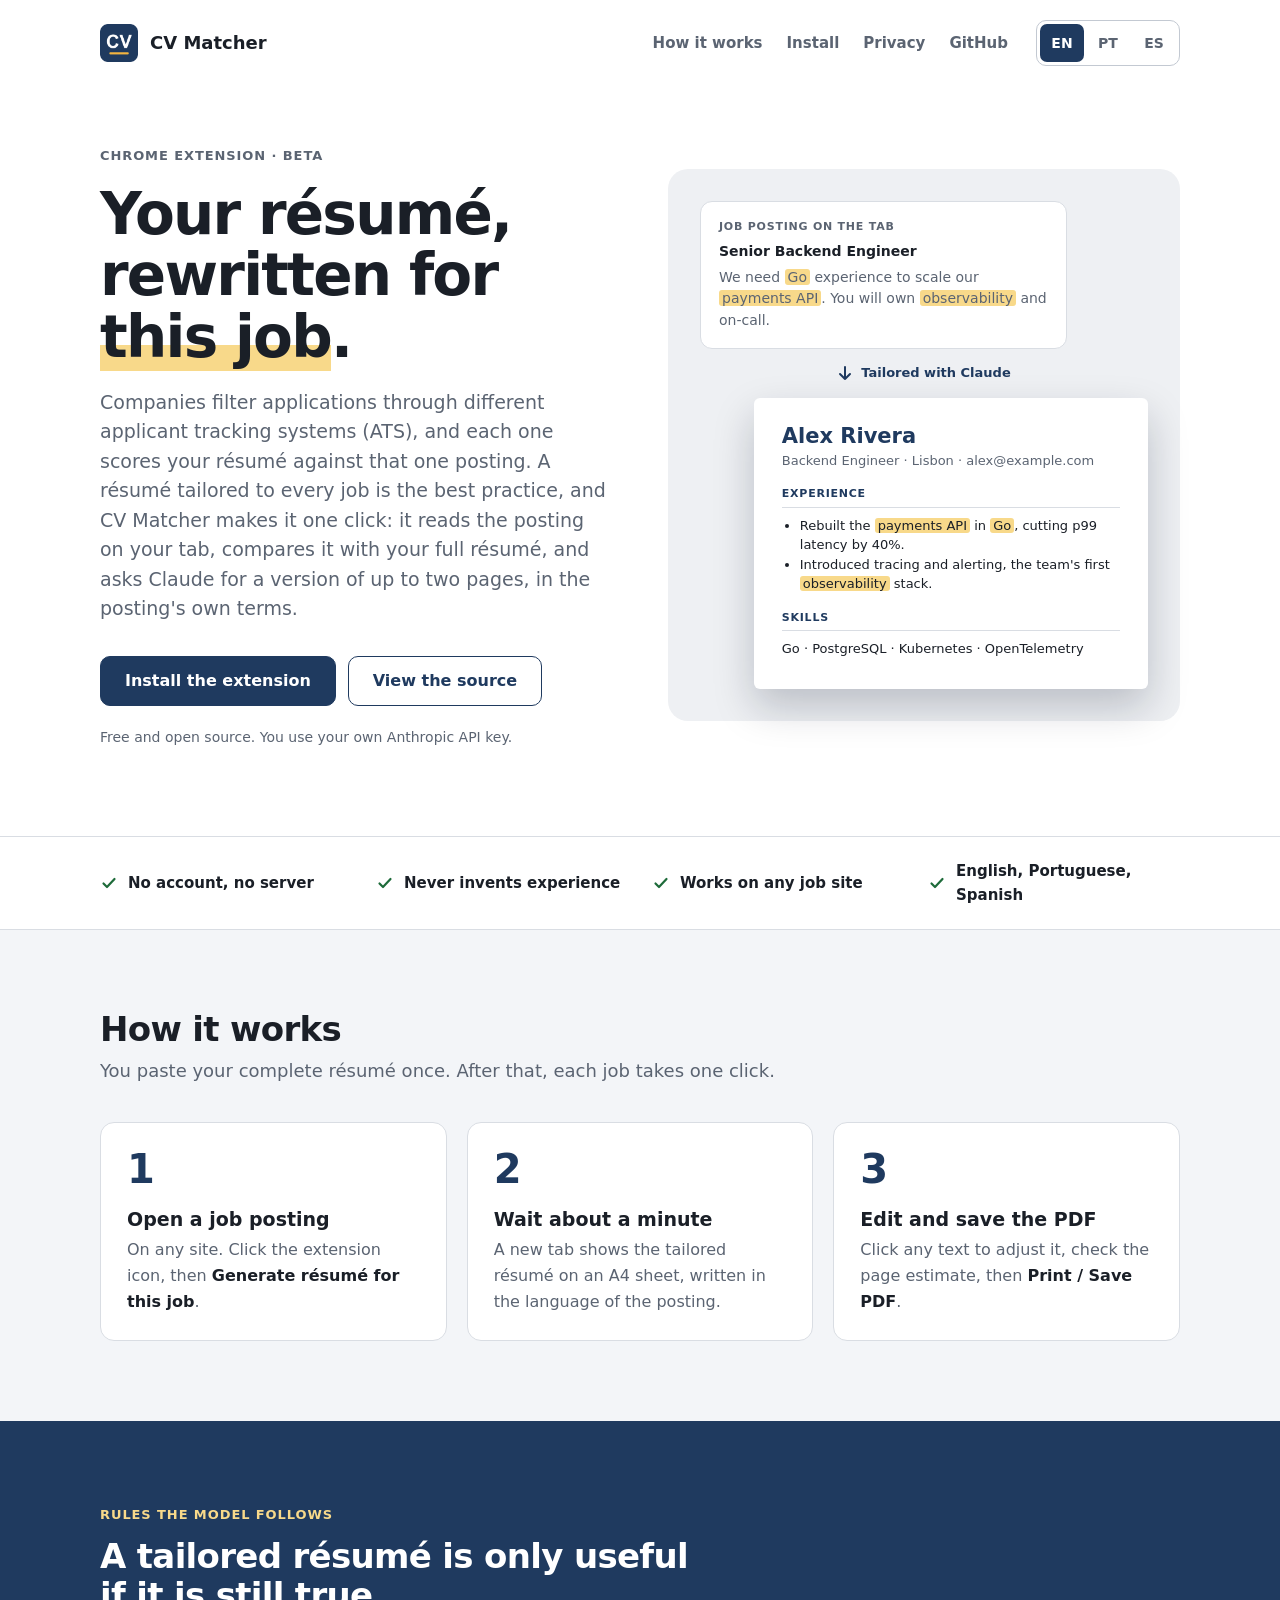
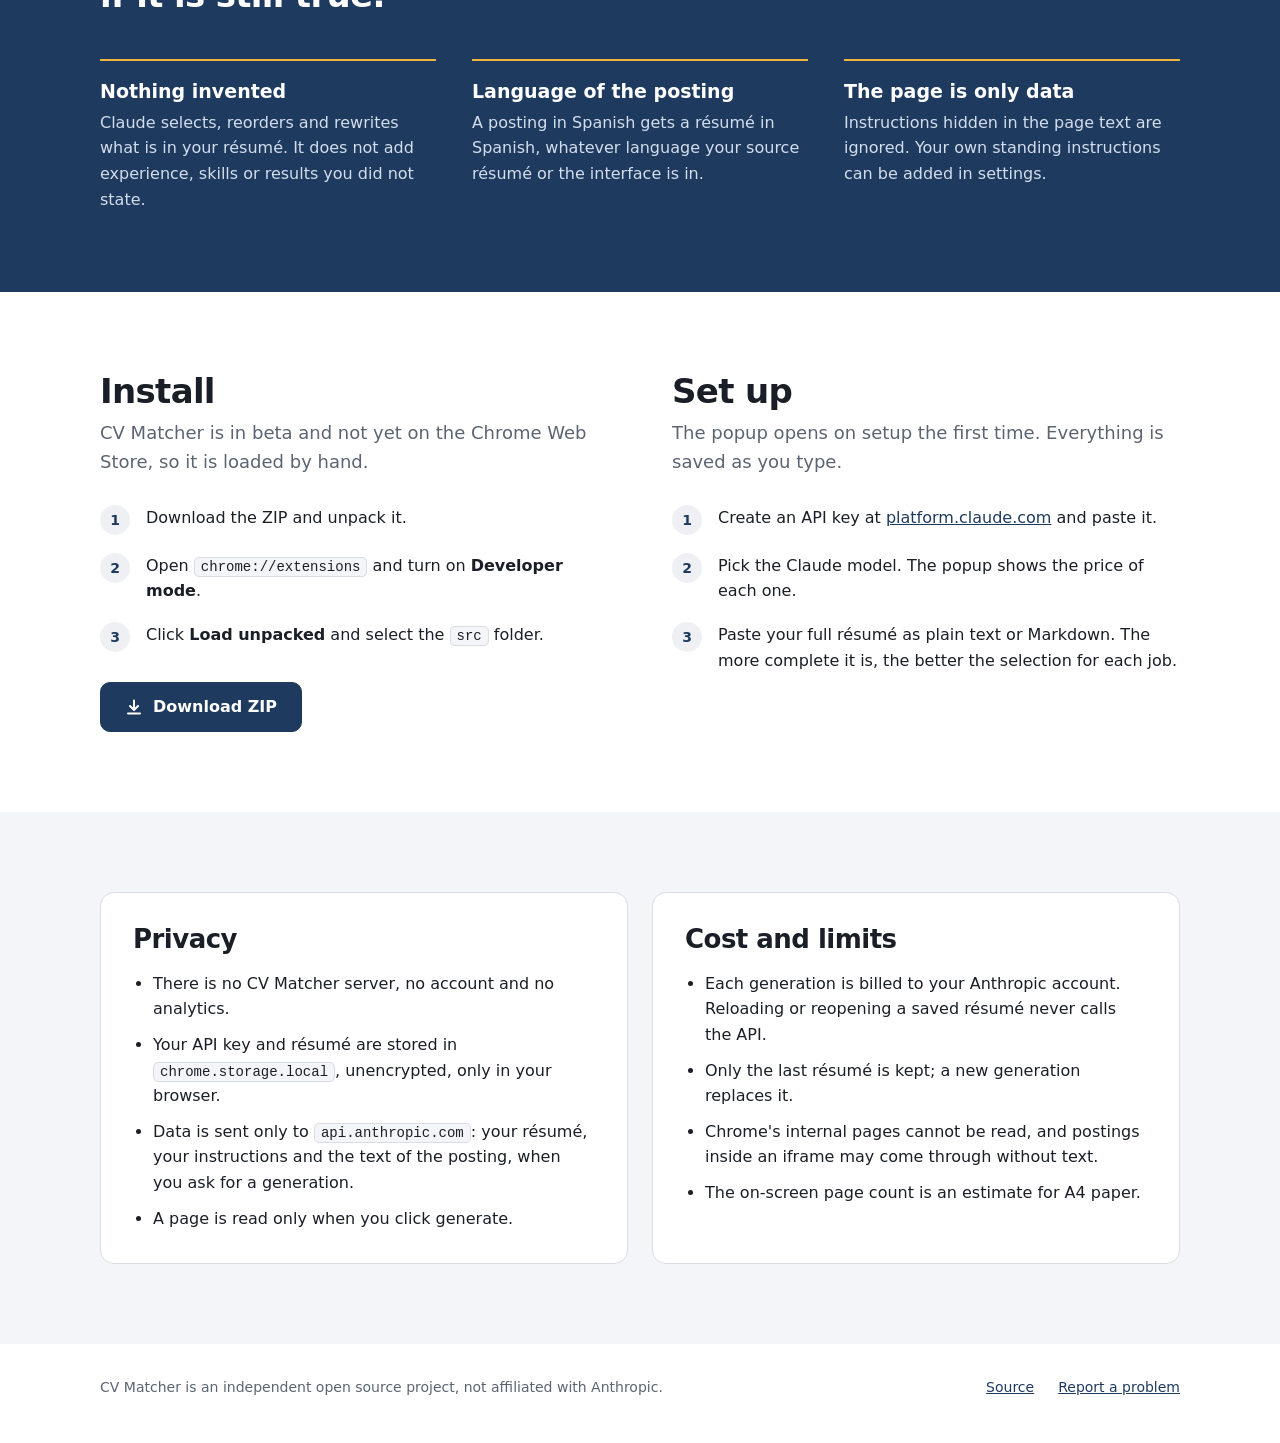
<file: docs/index.html>
<!doctype html>
<html lang="en">
<head>
<meta charset="utf-8">
<meta name="viewport" content="width=device-width, initial-scale=1">
<title data-i18n="title">CV Matcher: your résumé, rewritten for each job</title>
<meta name="description" content="A Chrome extension that tailors your résumé to each job posting, so it matches what that company's applicant tracking system (ATS) screens for. Uses Claude; saves as PDF.">
<meta property="og:title" content="CV Matcher">
<meta property="og:description" content="One résumé per job, matched to the posting the ATS will score it against, without inventing anything.">
<meta property="og:image" content="https://diego-augusto.github.io/cv-matcher/icon.png">
<link rel="icon" href="icon.png">
<style>
/* Colors follow src/ui.css so the page matches the extension. The English text lives in the markup;
   page.js swaps in the pt and es strings by data-i18n key. */
:root {
  color-scheme: light dark;
  --navy: #1f3a5f;
  --gold: #f0b440;
  --accent: light-dark(#1f3a5f, #9dbdea);
  --on-accent: light-dark(#fff, #10202f);
  --ink: light-dark(#1a1f27, #e8eaee);
  --muted: light-dark(#5b6472, #a3acb9);
  --line: light-dark(#d9dde3, #3a414c);
  --field-line: light-dark(#c3c9d2, #4b5360);
  --bg: light-dark(#fff, #15181d);
  --alt: light-dark(#f3f5f8, #1a1e24);
  --panel: light-dark(#eef0f3, #1e2228);
  --card: light-dark(#fff, #232830);
  --mark: light-dark(#f8d98a, #5c4a12);
  --underline: light-dark(#f8d98a, #7a5d14);
  --ok: light-dark(#1e6b3a, #8fd4a6);
}
* { box-sizing: border-box; }
html { scroll-behavior: smooth; }
body { margin: 0; font: 16px/1.6 system-ui, -apple-system, "Segoe UI", sans-serif; color: var(--ink); background: var(--bg); }
a { color: var(--accent); }
:focus-visible { outline: 2px solid var(--accent); outline-offset: 2px; }
.wrap { max-width: 1144px; margin: 0 auto; padding-left: 32px; padding-right: 32px; }
h1, h2, h3, p { margin: 0; }
h2 { font-size: 34px; line-height: 1.15; letter-spacing: -.02em; font-weight: 720; }
h3 { font-size: 19px; line-height: 1.3; margin-bottom: 6px; }
.sub { font-size: 18px; color: var(--muted); margin-top: 8px; }
.eyebrow { font-size: 13px; font-weight: 650; color: var(--muted); text-transform: uppercase; letter-spacing: .07em; }
code { background: var(--alt); border: 1px solid var(--line); border-radius: 5px; padding: 1px 6px; font-size: 14px; }
.btn { display: inline-flex; align-items: center; justify-content: center; gap: 10px; min-height: 50px; padding: 0 24px; border: 1px solid var(--accent); border-radius: 10px; background: var(--accent); color: var(--on-accent); font-weight: 650; text-decoration: none; }
.btn.ghost { background: none; color: var(--accent); }

header { display: flex; flex-wrap: wrap; align-items: center; gap: 8px 28px; padding-top: 20px; padding-bottom: 20px; }
.brand { display: flex; align-items: center; gap: 12px; margin-right: auto; color: var(--ink); font-weight: 650; font-size: 18px; text-decoration: none; }
.brand img { width: 38px; height: 38px; }
nav { display: flex; flex-wrap: wrap; gap: 0 24px; font-size: 15px; font-weight: 600; }
nav a { color: var(--muted); text-decoration: none; line-height: 44px; }
nav a:hover { color: var(--accent); }
.langs { display: flex; gap: 2px; padding: 3px; border: 1px solid var(--field-line); border-radius: 10px; }
.langs button { min-width: 44px; height: 38px; border: 0; border-radius: 7px; background: none; color: var(--muted); font: inherit; font-size: 14px; font-weight: 650; cursor: pointer; }
.langs button[aria-pressed="true"] { background: var(--accent); color: var(--on-accent); }

.hero { display: flex; flex-wrap: wrap; align-items: center; gap: 56px; padding-top: 56px; padding-bottom: 88px; }
.hero > * { flex: 1 1 440px; min-width: 0; }
h1 { margin: 16px 0 20px; font-size: clamp(38px, 5.2vw, 58px); line-height: 1.06; letter-spacing: -.03em; font-weight: 750; }
h1 em { font-style: normal; background: linear-gradient(transparent 62%, var(--underline) 62%); }
.lead { font-size: 19px; line-height: 1.55; color: var(--muted); max-width: 31em; margin-bottom: 32px; }
.actions { display: flex; flex-wrap: wrap; gap: 12px; }
.fine { margin-top: 20px; font-size: 14px; color: var(--muted); }

/* Hero picture: the posting, then the tailored sheet. The sheet is always light, like the real one. */
.demo { display: flex; flex-direction: column; gap: 14px; padding: 32px; border-radius: 20px; background: var(--panel); }
.demo mark { background: var(--mark); color: inherit; border-radius: 3px; padding: 0 3px; }
.posting { width: 82%; padding: 16px 18px; border: 1px solid var(--line); border-radius: 12px; background: var(--card); font-size: 14px; line-height: 1.55; }
.posting .eyebrow { display: block; font-size: 11px; font-weight: 700; margin-bottom: 6px; }
.posting b { display: block; font-weight: 650; margin-bottom: 4px; }
.posting p { color: var(--muted); }
.arrow { align-self: center; display: flex; align-items: center; gap: 8px; font-size: 13px; font-weight: 650; color: var(--accent); }
.sheet { width: 88%; align-self: flex-end; padding: 26px 28px 30px; border-radius: 6px; background: #fff; color: #1a1f27; box-shadow: 0 18px 40px rgb(10 20 40 / .22); font-size: 13px; line-height: 1.5; }
.sheet mark { background: #f8d98a; }
.sheet .name { font-size: 21px; font-weight: 750; color: var(--navy); line-height: 1.2; }
.sheet .role { color: #5b6472; margin-top: 2px; }
.sheet h4 { margin: 16px 0 8px; padding-bottom: 4px; border-bottom: 1px solid #d9dde3; font-size: 11px; font-weight: 700; color: var(--navy); text-transform: uppercase; letter-spacing: .07em; }
.sheet ul { margin: 0; padding-left: 18px; }

.facts { border-top: 1px solid var(--line); border-bottom: 1px solid var(--line); }
.facts ul { display: grid; grid-template-columns: repeat(auto-fit, minmax(210px, 1fr)); gap: 12px 24px; margin: 0 auto; padding-top: 22px; padding-bottom: 22px; list-style: none; font-size: 15px; font-weight: 600; }
.facts li { display: flex; align-items: center; gap: 10px; }
.facts svg { flex: none; stroke: var(--ok); }

section { padding: 80px 0; }
.alt { background: var(--alt); }
.cards { display: grid; grid-template-columns: repeat(auto-fit, minmax(260px, 1fr)); gap: 20px; margin-top: 36px; }
.card { padding: 26px; border: 1px solid var(--line); border-radius: 14px; background: var(--card); }
.card p { color: var(--muted); }
.card p b { color: var(--ink); }
.big { display: block; margin-bottom: 18px; font-size: 40px; font-weight: 750; line-height: 1; color: var(--accent); }

.rules { background: var(--navy); color: #fff; }
.rules .eyebrow { color: #f8d98a; }
.rules h2 { max-width: 18em; margin-top: 10px; }
.rules .cols { display: grid; grid-template-columns: repeat(auto-fit, minmax(260px, 1fr)); gap: 36px; margin-top: 44px; }
.rules .cols > div { padding-top: 18px; border-top: 2px solid var(--gold); }
.rules p { color: #d3deec; }

.two { display: flex; flex-wrap: wrap; gap: 48px 64px; }
.two > * { flex: 1 1 400px; min-width: 0; }
.steps { display: flex; flex-direction: column; gap: 18px; margin: 28px 0 0; padding: 0; list-style: none; counter-reset: step; }
.steps li { display: flex; gap: 16px; counter-increment: step; }
.steps li::before { content: counter(step); flex: none; display: flex; align-items: center; justify-content: center; width: 30px; height: 30px; border-radius: 50%; background: var(--panel); color: var(--accent); font-size: 14px; font-weight: 700; }
.steps + .btn { margin-top: 30px; }
.boxes { gap: 24px; }
.boxes .card { padding: 32px; }
.boxes h2 { font-size: 26px; margin-bottom: 16px; }
.boxes ul { display: flex; flex-direction: column; gap: 10px; margin: 0; padding-left: 20px; }

footer { display: flex; flex-wrap: wrap; gap: 12px 24px; padding-top: 32px; padding-bottom: 44px; font-size: 14px; color: var(--muted); }
footer p { margin-right: auto; }

@media (max-width: 640px) {
  .wrap { padding-left: 20px; padding-right: 20px; }
  nav { flex-basis: 100%; gap: 0 20px; }
  .hero { gap: 32px; padding-top: 28px; padding-bottom: 48px; }
  .lead { font-size: 17px; }
  .actions .btn, .steps + .btn { width: 100%; }
  .demo { padding: 18px; }
  .posting, .sheet { width: 100%; }
  section { padding: 52px 0; }
  h2 { font-size: 28px; }
  .boxes .card { padding: 24px; }
}
</style>
</head>
<body>

<header class="wrap">
  <a class="brand" href="#top"><img src="icon.png" alt="">CV Matcher</a>
  <nav>
    <a href="#how" data-i18n="nav.how">How it works</a>
    <a href="#install" data-i18n="nav.install">Install</a>
    <a href="#privacy" data-i18n="nav.privacy">Privacy</a>
    <a href="https://github.com/diego-augusto/cv-matcher">GitHub</a>
  </nav>
  <div class="langs" role="group" aria-label="Language">
    <button type="button" data-lang="en" lang="en" title="English" aria-pressed="true">EN</button>
    <button type="button" data-lang="pt" lang="pt" title="Português" aria-pressed="false">PT</button>
    <button type="button" data-lang="es" lang="es" title="Español" aria-pressed="false">ES</button>
  </div>
</header>

<main id="top">
  <div class="wrap hero">
    <div>
      <span class="eyebrow" data-i18n="hero.eyebrow">Chrome extension · Beta</span>
      <h1 data-i18n="hero.title">Your résumé, rewritten for <em>this job</em>.</h1>
      <p class="lead" data-i18n="hero.lead">Companies filter applications through different applicant tracking systems (ATS), and each one scores your résumé against that one posting. A résumé tailored to every job is the best practice, and CV Matcher makes it one click: it reads the posting on your tab, compares it with your full résumé, and asks Claude for a version of up to two pages, in the posting's own terms.</p>
      <div class="actions">
        <a class="btn" href="#install" data-i18n="hero.install">Install the extension</a>
        <a class="btn ghost" href="https://github.com/diego-augusto/cv-matcher" data-i18n="hero.source">View the source</a>
      </div>
      <p class="fine" data-i18n="hero.fine">Free and open source. You use your own Anthropic API key.</p>
    </div>

    <div class="demo" aria-hidden="true">
      <div class="posting">
        <span class="eyebrow" data-i18n="demo.label">Job posting on the tab</span>
        <b data-i18n="demo.job">Senior Backend Engineer</b>
        <p data-i18n="demo.posting">We need <mark>Go</mark> experience to scale our <mark>payments API</mark>. You will own <mark>observability</mark> and on-call.</p>
      </div>
      <div class="arrow">
        <svg width="16" height="16" viewBox="0 0 16 16" fill="none" stroke="currentColor" stroke-width="2" stroke-linecap="round" stroke-linejoin="round"><path d="M8 2v12M3 9l5 5 5-5"/></svg>
        <span data-i18n="demo.arrow">Tailored with Claude</span>
      </div>
      <div class="sheet">
        <div class="name">Alex Rivera</div>
        <div class="role" data-i18n="demo.role">Backend Engineer · Lisbon · alex@example.com</div>
        <h4 data-i18n="demo.experience">Experience</h4>
        <ul>
          <li data-i18n="demo.bullet1">Rebuilt the <mark>payments API</mark> in <mark>Go</mark>, cutting p99 latency by 40%.</li>
          <li data-i18n="demo.bullet2">Introduced tracing and alerting, the team's first <mark>observability</mark> stack.</li>
        </ul>
        <h4 data-i18n="demo.skills">Skills</h4>
        <div>Go · PostgreSQL · Kubernetes · OpenTelemetry</div>
      </div>
    </div>
  </div>

  <div class="facts">
    <ul class="wrap">
      <li><svg width="18" height="18" viewBox="0 0 18 18" fill="none" stroke-width="2.2" stroke-linecap="round" stroke-linejoin="round" aria-hidden="true"><path d="M3.5 9.5l3.5 3.5 7.5-8"/></svg><span data-i18n="fact.server">No account, no server</span></li>
      <li><svg width="18" height="18" viewBox="0 0 18 18" fill="none" stroke-width="2.2" stroke-linecap="round" stroke-linejoin="round" aria-hidden="true"><path d="M3.5 9.5l3.5 3.5 7.5-8"/></svg><span data-i18n="fact.invent">Never invents experience</span></li>
      <li><svg width="18" height="18" viewBox="0 0 18 18" fill="none" stroke-width="2.2" stroke-linecap="round" stroke-linejoin="round" aria-hidden="true"><path d="M3.5 9.5l3.5 3.5 7.5-8"/></svg><span data-i18n="fact.sites">Works on any job site</span></li>
      <li><svg width="18" height="18" viewBox="0 0 18 18" fill="none" stroke-width="2.2" stroke-linecap="round" stroke-linejoin="round" aria-hidden="true"><path d="M3.5 9.5l3.5 3.5 7.5-8"/></svg><span data-i18n="fact.langs">English, Portuguese, Spanish</span></li>
    </ul>
  </div>

  <section id="how" class="alt"><div class="wrap">
    <h2 data-i18n="how.title">How it works</h2>
    <p class="sub" data-i18n="how.sub">You paste your complete résumé once. After that, each job takes one click.</p>
    <div class="cards">
      <div class="card"><span class="big">1</span><h3 data-i18n="how.1.title">Open a job posting</h3><p data-i18n="how.1.text">On any site. Click the extension icon, then <b>Generate résumé for this job</b>.</p></div>
      <div class="card"><span class="big">2</span><h3 data-i18n="how.2.title">Wait about a minute</h3><p data-i18n="how.2.text">A new tab shows the tailored résumé on an A4 sheet, written in the language of the posting.</p></div>
      <div class="card"><span class="big">3</span><h3 data-i18n="how.3.title">Edit and save the PDF</h3><p data-i18n="how.3.text">Click any text to adjust it, check the page estimate, then <b>Print / Save PDF</b>.</p></div>
    </div>
  </div></section>

  <section class="rules"><div class="wrap">
    <span class="eyebrow" data-i18n="rules.eyebrow">Rules the model follows</span>
    <h2 data-i18n="rules.title">A tailored résumé is only useful if it is still true.</h2>
    <div class="cols">
      <div><h3 data-i18n="rules.1.title">Nothing invented</h3><p data-i18n="rules.1.text">Claude selects, reorders and rewrites what is in your résumé. It does not add experience, skills or results you did not state.</p></div>
      <div><h3 data-i18n="rules.2.title">Language of the posting</h3><p data-i18n="rules.2.text">A posting in Spanish gets a résumé in Spanish, whatever language your source résumé or the interface is in.</p></div>
      <div><h3 data-i18n="rules.3.title">The page is only data</h3><p data-i18n="rules.3.text">Instructions hidden in the page text are ignored. Your own standing instructions can be added in settings.</p></div>
    </div>
  </div></section>

  <section id="install"><div class="wrap two">
    <div>
      <h2 data-i18n="install.title">Install</h2>
      <p class="sub" data-i18n="install.sub">CV Matcher is in beta and not yet on the Chrome Web Store, so it is loaded by hand.</p>
      <ol class="steps">
        <li><span data-i18n="install.1">Download the ZIP and unpack it.</span></li>
        <li><span data-i18n="install.2">Open <code>chrome://extensions</code> and turn on <b>Developer mode</b>.</span></li>
        <li><span data-i18n="install.3">Click <b>Load unpacked</b> and select the <code>src</code> folder.</span></li>
      </ol>
      <a class="btn" href="https://github.com/diego-augusto/cv-matcher/archive/refs/heads/main.zip">
        <svg width="18" height="18" viewBox="0 0 18 18" fill="none" stroke="currentColor" stroke-width="2" stroke-linecap="round" stroke-linejoin="round" aria-hidden="true"><path d="M9 2.5v9M5 8l4 4 4-4M3 15.5h12"/></svg>
        <span data-i18n="install.download">Download ZIP</span>
      </a>
    </div>
    <div>
      <h2 data-i18n="setup.title">Set up</h2>
      <p class="sub" data-i18n="setup.sub">The popup opens on setup the first time. Everything is saved as you type.</p>
      <ol class="steps">
        <li><span data-i18n="setup.1">Create an API key at <a href="https://platform.claude.com">platform.claude.com</a> and paste it.</span></li>
        <li><span data-i18n="setup.2">Pick the Claude model. The popup shows the price of each one.</span></li>
        <li><span data-i18n="setup.3">Paste your full résumé as plain text or Markdown. The more complete it is, the better the selection for each job.</span></li>
      </ol>
    </div>
  </div></section>

  <section id="privacy" class="alt"><div class="wrap two boxes">
    <div class="card">
      <h2 data-i18n="privacy.title">Privacy</h2>
      <ul>
        <li data-i18n="privacy.1">There is no CV Matcher server, no account and no analytics.</li>
        <li data-i18n="privacy.2">Your API key and résumé are stored in <code>chrome.storage.local</code>, unencrypted, only in your browser.</li>
        <li data-i18n="privacy.3">Data is sent only to <code>api.anthropic.com</code>: your résumé, your instructions and the text of the posting, when you ask for a generation.</li>
        <li data-i18n="privacy.4">A page is read only when you click generate.</li>
      </ul>
    </div>
    <div class="card">
      <h2 data-i18n="cost.title">Cost and limits</h2>
      <ul>
        <li data-i18n="cost.1">Each generation is billed to your Anthropic account. Reloading or reopening a saved résumé never calls the API.</li>
        <li data-i18n="cost.2">Only the last résumé is kept; a new generation replaces it.</li>
        <li data-i18n="cost.3">Chrome's internal pages cannot be read, and postings inside an iframe may come through without text.</li>
        <li data-i18n="cost.4">The on-screen page count is an estimate for A4 paper.</li>
      </ul>
    </div>
  </div></section>
</main>

<footer class="wrap">
  <p data-i18n="footer.note">CV Matcher is an independent open source project, not affiliated with Anthropic.</p>
  <a href="https://github.com/diego-augusto/cv-matcher" data-i18n="footer.source">Source</a>
  <a href="https://github.com/diego-augusto/cv-matcher/issues" data-i18n="footer.report">Report a problem</a>
</footer>

<script src="page.js"></script>
</body>
</html>
</file>
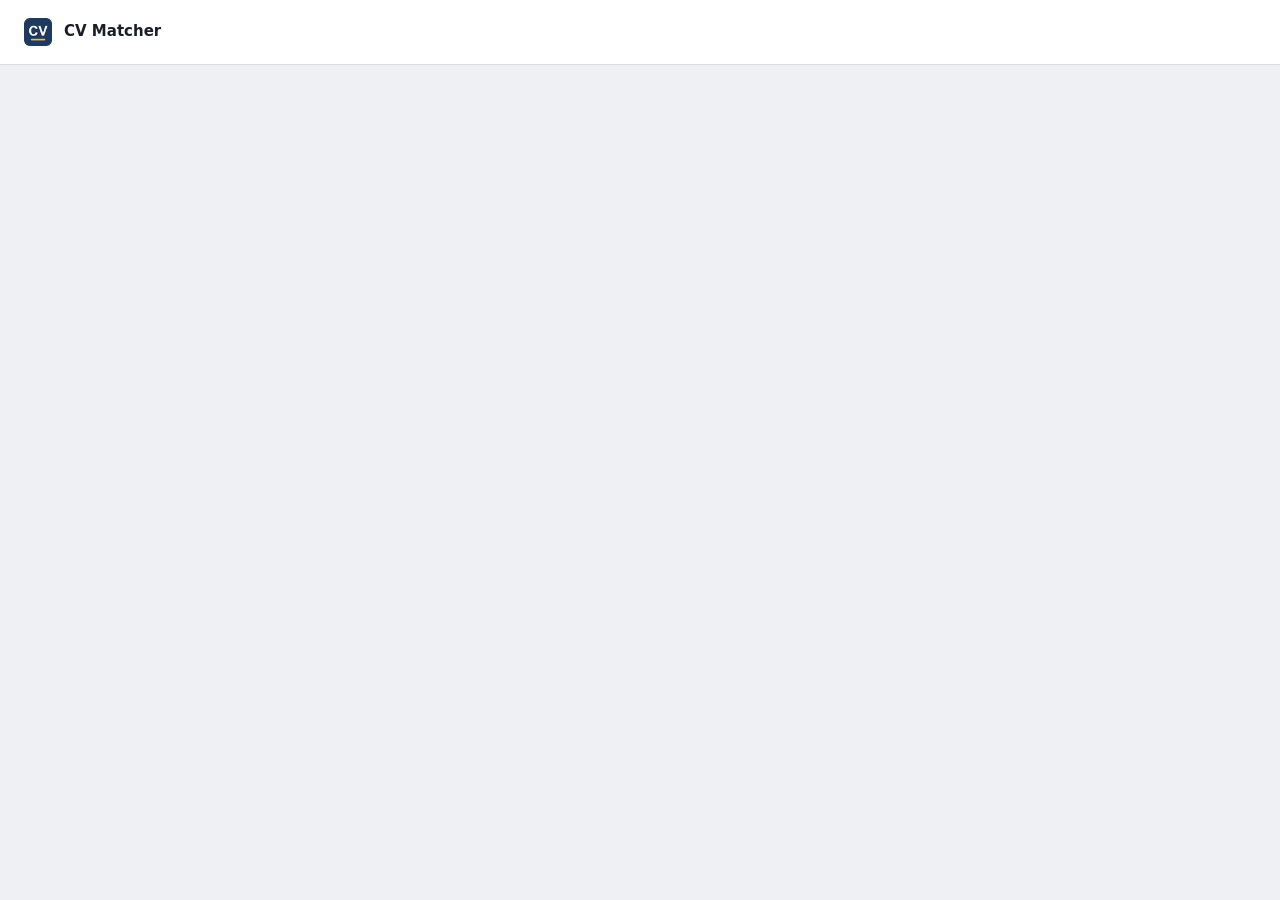
<file: result.html>
<!doctype html>
<html>
<meta charset="utf-8">
<title>CV Matcher</title>
<link rel="stylesheet" href="ui.css">
<script src="i18n.js"></script>
<style>
  body { margin: 0; background: var(--ground); }
  p { margin: 0; }
  #bar { position: sticky; top: 0; z-index: 1; min-height: 44px; padding: 10px 24px; background: var(--surface); border-bottom: 1px solid var(--line); display: flex; flex-wrap: wrap; align-items: center; gap: 12px; }
  #status { flex: 1; margin-left: 12px; display: flex; align-items: center; gap: 8px; }
  #statusText { font-weight: 600; }
  #statusExtra { font-variant-numeric: tabular-nums; }
  .spinner { width: 14px; height: 14px; border: 3px solid var(--line); border-top-color: var(--accent); border-radius: 50%; animation: spin 1s linear infinite; }
  @keyframes spin { to { transform: rotate(360deg); } }
  @keyframes pulse { 50% { opacity: .45; } }
  @media (prefers-reduced-motion: reduce) { .spinner, #skeleton { animation: none !important; } }

  #layout { display: flex; flex-wrap: wrap; align-items: flex-start; gap: 24px; padding: 24px; }
  #stage { flex: 999 1 560px; min-width: 0; overflow-x: auto; padding: 2px 2px 8px; }
  #stage > * { margin: 0 auto 10px; }
  #tip { width: 210mm; max-width: 100%; }

  /* The sheet has the printable width (A4 minus 15 mm per side) so line wrapping and the
     page estimate match the PDF. It is always light: it is a document. */
  .paper { width: 210mm; box-sizing: border-box; padding: 15mm; background: #fff; color: #111; color-scheme: light; box-shadow: 0 1px 3px rgba(26, 31, 39, .25); font: 11pt/1.4 Georgia, "Times New Roman", serif; }
  .paper:focus-within { outline: 2px solid var(--accent); outline-offset: 2px; }
  #skeleton { min-height: 240mm; display: flex; flex-direction: column; gap: 12px; animation: pulse 1.6s ease-in-out infinite; }
  #skeleton div { height: 12px; border-radius: 4px; background: #e3e6eb; }
  #skeleton .gap { margin-top: 20px; }
  #sheet { width: 100%; border-collapse: collapse; }
  #sheet td { padding: 0; }
  /* A line every 267 mm (usable height of an A4 page) marks the approximate page break. */
  #cv { min-height: 266mm; outline: none; background: linear-gradient(to bottom, transparent calc(267mm - 1px), #9aa3b0 0) 0 0 / 100% 267mm; }
  #cv > :hover { outline: 1px dashed #9aa3b0; outline-offset: 3px; }
  #cv h1 { font-size: 22pt; margin: 0; }
  .headline { font-size: 12pt; margin: .1rem 0; }
  .contact { font-size: 10pt; color: #333; margin: .2rem 0 .8rem; }
  #cv h2 { font-size: 11pt; text-transform: uppercase; letter-spacing: .06em; border-bottom: 1px solid #111; margin: 1rem 0 .4rem; break-after: avoid; }
  .entry { margin-bottom: .6rem; break-inside: avoid; }
  .entry-head { display: flex; justify-content: space-between; gap: 1rem; }
  .period { white-space: nowrap; font-size: 10pt; }
  .subtitle { font-style: italic; }
  #cv ul { margin: .2rem 0 0; padding-left: 1.2rem; }
  #cv p { margin: .2rem 0; }

  #notice { max-width: 560px; margin-top: 48px; box-sizing: border-box; padding: 32px; background: var(--surface); border: 1px solid var(--line); border-radius: 12px; display: flex; flex-direction: column; gap: 14px; }
  #notice h2 { margin: 0; font-size: 20px; font-weight: 650; line-height: 1.25; }
  #noticeActions { display: flex; flex-wrap: wrap; gap: 12px; }
  #noticeDetail { border-top: 1px solid var(--line); padding-top: 12px; font: 12px ui-monospace, "SF Mono", Menlo, monospace; overflow-wrap: anywhere; }

  #meta { flex: 1 1 280px; min-width: 0; padding: 16px; background: var(--surface); border: 1px solid var(--line); border-radius: 10px; display: flex; flex-direction: column; gap: 12px; }
  #meta h2 { margin: 0; font-size: 14px; font-weight: 650; }
  #metaList { margin: 0; display: grid; grid-template-columns: repeat(2, minmax(0, 1fr)); gap: 12px; }
  #metaList .wide { grid-column: 1 / -1; }
  #metaList dt, #meta label { font-size: 12px; font-weight: 600; color: var(--muted); text-transform: uppercase; letter-spacing: .05em; }
  #metaList dd { margin: 2px 0 0; overflow-wrap: anywhere; }
  #metaList a { display: block; font-size: 13px; }
  #jobText { width: 100%; height: 200px; box-sizing: border-box; margin-top: 6px; padding: 10px; border: 1px solid var(--line); border-radius: 8px; font: 12px/1.5 ui-monospace, "SF Mono", Menlo, monospace; color: var(--ink); background: var(--soft); resize: vertical; }

  /* Zero page margin removes Chrome's header/footer (date, title, URL);
     the empty thead/tfoot repeat on every page and give the vertical margin back. */
  @page { margin: 0; }
  @media print {
    body { background: #fff; padding: 0 15mm; }
    #bar, #meta, #tip, #notice, #skeleton { display: none !important; }
    #layout { display: block; padding: 0; }
    #stage { overflow: visible; padding: 0; }
    .paper { width: auto; margin: 0; padding: 0; box-shadow: none; outline: none !important; }
    #cv { min-height: 0; background: none; }
    #cv > :hover { outline: none; }
    #sheet thead td, #sheet tfoot td { height: 15mm; }
  }
</style>

<div id="bar">
  <img src="icons/icon48.png" width="28" height="28" alt="">
  <span class="brand">CV Matcher</span>
  <div id="status" role="status">
    <span id="spinner" class="spinner" hidden></span>
    <span id="statusText"></span>
    <span id="statusExtra" class="muted"></span>
  </div>
  <button id="cancel" class="btn ghost" data-show="generating" data-i18n="r.cancel" hidden></button>
  <button id="regen" class="btn ghost" data-show="ready" data-i18n="r.regen" hidden></button>
  <button id="print" class="btn" data-show="ready" data-i18n="r.print" hidden></button>
</div>

<div id="layout">
  <div id="stage">
    <p id="tip" class="muted small" data-show="ready" data-i18n="r.tip" hidden></p>

    <div class="paper" data-show="generating" hidden>
      <div id="skeleton" aria-hidden="true">
        <div style="height: 28px; width: 46%"></div>
        <div style="width: 30%"></div>
        <div style="width: 58%"></div>
        <div style="width: 100%" class="gap"></div>
        <div style="width: 92%"></div>
        <div style="width: 22%; height: 14px" class="gap"></div>
        <div style="width: 40%"></div>
        <div style="width: 88%"></div>
        <div style="width: 80%"></div>
        <div style="width: 84%"></div>
        <div style="width: 36%" class="gap"></div>
        <div style="width: 82%"></div>
        <div style="width: 76%"></div>
        <div style="width: 18%; height: 14px" class="gap"></div>
        <div style="width: 70%"></div>
        <div style="width: 64%"></div>
      </div>
    </div>

    <div class="paper" data-show="ready" hidden>
      <table id="sheet" role="presentation">
        <thead><tr><td></td></tr></thead>
        <!-- plaintext-only: pasting brings in no outside HTML, so the saved innerHTML is only our structure plus text -->
        <tbody><tr><td><main id="cv" contenteditable="plaintext-only" role="textbox" aria-multiline="true" data-i18n-aria-label="r.cvLabel" spellcheck="false"></main></td></tr></tbody>
        <tfoot><tr><td></td></tr></tfoot>
      </table>
    </div>

    <div id="notice" data-show="notice" hidden>
      <h2 id="noticeTitle"></h2>
      <p id="noticeText"></p>
      <p id="noticeNote" class="muted small"></p>
      <div id="noticeActions">
        <button id="openSettings" class="btn" data-i18n="r.openSettings"></button>
        <button id="retry" class="btn ghost" data-i18n="r.retry"></button>
      </div>
      <div id="noticeDetail" class="muted"></div>
    </div>
  </div>

  <aside id="meta" aria-labelledby="metaTitle" hidden>
    <h2 id="metaTitle" data-i18n="r.metaTitle"></h2>
    <dl id="metaList"></dl>
    <div>
      <label for="jobText" data-i18n="r.jobText"></label>
      <textarea id="jobText" readonly></textarea>
    </div>
  </aside>
</div>
<script src="result.js"></script>
</html>
</file>
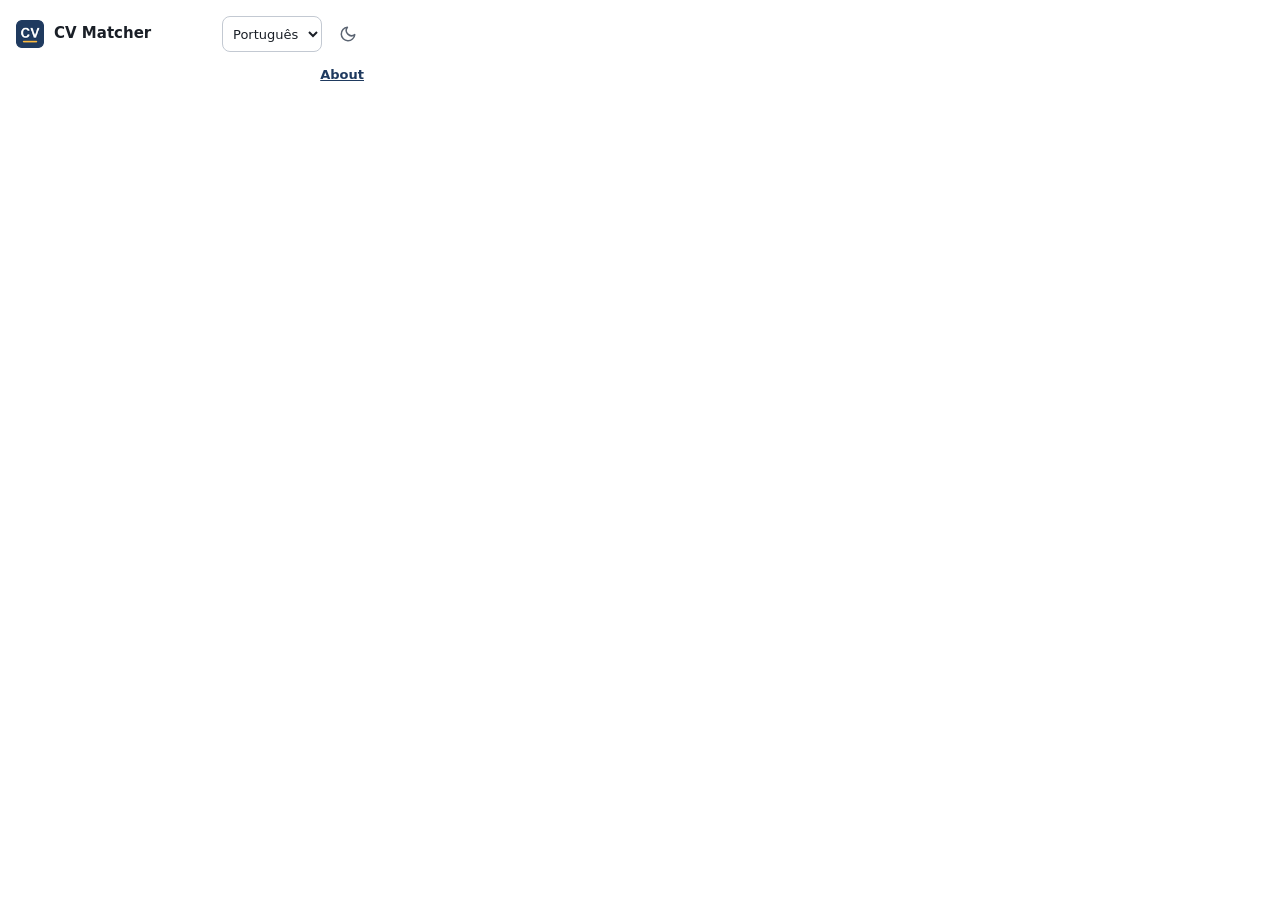
<file: src/popup.html>
<!doctype html>
<html>
<meta charset="utf-8">
<title>CV Matcher</title>
<link rel="stylesheet" href="ui.css">
<script src="i18n.js"></script>
<style>
  body { width: 380px; margin: 0; padding: 16px; box-sizing: border-box; background: var(--surface); display: flex; flex-direction: column; gap: 14px; }
  /* opened as a tab (options page) instead of the popup */
  .tab body { width: auto; max-width: 640px; margin: 2rem auto; }
  .tab #cv { height: 26rem; }
  header { display: flex; align-items: center; gap: 10px; }
  header .icon-btn { margin: -8px -6px; }
  header select { width: auto; min-height: 36px; padding: 0 6px; font-size: 13px; }
  #ready, #setup, #about, .field { display: flex; flex-direction: column; gap: 6px; }
  #setup { gap: 16px; }
  #about { gap: 12px; }
  #about h2 { margin: 0; font-size: 16px; font-weight: 650; }
  #about .btn { align-self: flex-start; }
  label { font-weight: 600; display: flex; align-items: center; gap: 8px; }
  .step { width: 20px; height: 20px; border-radius: 50%; background: var(--accent); color: var(--on-accent); font-size: 12px; display: inline-flex; align-items: center; justify-content: center; }
  input, select, textarea {
    width: 100%; min-height: 40px; box-sizing: border-box; padding: 0 10px; border: 1px solid var(--field-line); border-radius: 8px;
    font: inherit; color: var(--ink); background: var(--surface);
  }
  textarea { height: 11rem; padding: 10px; font: 12px/1.5 ui-monospace, "SF Mono", Menlo, monospace; resize: vertical; }
  #instructions { height: 6rem; font: inherit; font-size: 13px; }
  .optional { font-size: 12px; font-weight: 500; color: var(--muted); }
  [aria-invalid="true"] { border: 2px solid var(--error); }
  p { margin: 0; }
  .row { display: flex; align-items: center; gap: 8px; }
  .card { border: 1px solid var(--line); border-radius: 8px; padding: 10px 12px; }
  #tabTitle { font-weight: 600; white-space: nowrap; overflow: hidden; text-overflow: ellipsis; }
  #existing { padding: 10px 12px; border-radius: 8px; background: var(--soft); font-size: 13px; }
  #summary, #footer { font-size: 13px; color: var(--muted); }
  #history summary { font-size: 13px; font-weight: 600; cursor: pointer; min-height: 32px; display: flex; align-items: center; gap: 6px; list-style: none; }
  #history summary::-webkit-details-marker { display: none; }
  #history summary::before { content: ""; width: 6px; height: 6px; margin: 0 4px 0 2px; border: solid currentColor; border-width: 0 2px 2px 0; transform: rotate(-45deg); transition: transform .15s; }
  #history[open] summary::before { transform: rotate(45deg); }
  #historyCount { font-weight: 500; }
  .history-item.current { background: var(--soft); }
  #historyList { list-style: none; margin: 4px 0 0; padding: 0; max-height: 14rem; overflow-y: auto; }
  .history-item { display: flex; flex-direction: column; align-items: flex-start; gap: 2px; width: 100%; padding: 8px 10px; border: 0; border-radius: 8px; background: none; color: var(--ink); font: inherit; text-align: left; cursor: pointer; }
  .history-item:hover, .history-item:focus-visible { background: var(--soft); }
  .history-title { max-width: 100%; font-weight: 600; white-space: nowrap; overflow: hidden; text-overflow: ellipsis; }
  #summary { border-top: 1px solid var(--line); padding-top: 12px; }
  #hint { text-align: center; }
  #hint:empty, .pdf-detail:empty { display: none; }
  header .brand { white-space: nowrap; }
  /* importing a PDF in the popup: only the job, the résumé and the generate button */
  #setup.focus > :not(.cv-field) { display: none; }
  .pdf-detail { display: block; margin-top: 4px; font-size: 12px; opacity: .85; overflow-wrap: anywhere; }
  /* PDF import */
  .pdf-pick { display: flex; align-items: center; gap: 12px; padding: 12px; border: 2px dashed var(--field-line); border-radius: 10px; background: var(--soft); color: var(--ink); font: inherit; text-align: left; cursor: pointer; }
  .pdf-pick:hover:not(:disabled), .pdf-pick.over { border-color: var(--accent); }
  .pdf-pick:disabled { cursor: default; opacity: .7; }
  .pdf-pick-title { font-weight: 650; color: var(--accent); }
  .pdf-stack-tight { display: flex; flex-direction: column; gap: 2px; }
  .pdf-tile { width: 34px; height: 42px; flex-shrink: 0; border-radius: 6px; background: var(--accent); color: var(--on-accent); font-size: 10px; font-weight: 700; display: flex; align-items: flex-end; justify-content: center; padding-bottom: 6px; box-sizing: border-box; }
  .small-tile { width: 30px; height: 36px; font-size: 9px; padding-bottom: 5px; }
  .pdf-card { display: flex; flex-direction: column; gap: 10px; padding: 10px 12px; border-radius: 10px; }
  .pdf-card .icon-btn { margin: -6px -8px -6px 0; }
  .pdf-min { min-width: 0; }
  .pdf-name { font-weight: 600; white-space: nowrap; overflow: hidden; text-overflow: ellipsis; }
  .pdf-cost { display: flex; flex-direction: column; gap: 4px; padding: 10px 12px; border-radius: 8px; background: var(--soft); }
  .pdf-price { font-size: 18px; font-weight: 650; font-variant-numeric: tabular-nums; }
  .pdf-warn { padding: 8px 10px; border-radius: 8px; background: var(--warn-bg); color: var(--warn); }
  .pdf-warn:empty { display: none; }
  .pdf-bar { height: 6px; border-radius: 3px; background: var(--line); overflow: hidden; }
  .pdf-bar div { height: 100%; width: 0; background: var(--accent); transition: width .6s ease; }
  .pdf-steps { list-style: none; margin: 0; padding: 0; display: flex; flex-direction: column; gap: 8px; font-size: 13px; }
  .pdf-steps li { display: flex; align-items: center; gap: 8px; color: var(--muted); }
  .pdf-steps li.active { color: var(--ink); font-weight: 600; }
  .pdf-steps li.done { color: var(--ink); }
  .pdf-dot { width: 18px; height: 18px; box-sizing: border-box; flex-shrink: 0; border-radius: 50%; border: 2px solid var(--field-line); display: inline-flex; align-items: center; justify-content: center; }
  .active .pdf-dot { border-color: var(--line); border-top-color: var(--accent); animation: pdf-spin 1s linear infinite; }
  .done .pdf-dot { border-color: var(--ok); background: var(--ok); }
  .done .pdf-dot::after { content: ""; width: 4px; height: 8px; margin-top: -2px; border: solid var(--surface); border-width: 0 2px 2px 0; transform: rotate(45deg); }
  .pdf-note { padding: 10px 12px; border-radius: 8px; background: var(--soft); }
  .pdf-banner { display: flex; align-items: flex-start; gap: 8px; padding: 10px 12px; border-radius: 10px; }
  .pdf-banner > svg { flex-shrink: 0; margin-top: 1px; }
  .pdf-ok { background: var(--ok-bg); color: var(--ok); }
  .pdf-error { background: var(--error-bg); color: var(--error); }
  .pdf-ok .link { color: inherit; min-height: 44px; margin: -12px 0; }
  .pdf-or { display: flex; align-items: center; gap: 10px; }
  .pdf-or::before, .pdf-or::after { content: ""; flex: 1; height: 1px; background: var(--line); }
  #cv.imported { border: 2px solid var(--ok); }
  @keyframes pdf-spin { to { transform: rotate(360deg); } }
  @media (prefers-reduced-motion: reduce) { .active .pdf-dot { animation: none; } }
</style>

<header>
  <img src="icons/icon48.png" width="28" height="28" alt="">
  <span class="brand grow">CV Matcher</span>
  <select id="lang" data-i18n-aria-label="p.language">
    <option value="pt" lang="pt-BR">Português</option>
    <option value="en" lang="en">English</option>
    <option value="es" lang="es">Español</option>
  </select>
  <button id="expand" class="icon-btn" data-i18n-aria-label="p.expand" hidden>
    <svg aria-hidden="true" width="18" height="18" viewBox="0 0 24 24" fill="none" stroke="currentColor" stroke-width="2" stroke-linecap="round" stroke-linejoin="round"><polyline points="15 3 21 3 21 9"/><polyline points="9 21 3 21 3 15"/><line x1="21" y1="3" x2="14" y2="10"/><line x1="3" y1="21" x2="10" y2="14"/></svg>
  </button>
  <button id="theme" class="icon-btn">
    <svg id="moon" aria-hidden="true" width="18" height="18" viewBox="0 0 24 24" fill="none" stroke="currentColor" stroke-width="2" stroke-linecap="round" stroke-linejoin="round"><path d="M21 12.8A9 9 0 1 1 11.2 3a7 7 0 0 0 9.8 9.8z"/></svg>
    <svg id="sun" aria-hidden="true" width="18" height="18" viewBox="0 0 24 24" fill="none" stroke="currentColor" stroke-width="2" stroke-linecap="round" hidden><circle cx="12" cy="12" r="4"/><path d="M12 2v2M12 20v2M2 12h2M20 12h2M4.9 4.9l1.4 1.4M17.7 17.7l1.4 1.4M4.9 19.1l1.4-1.4M17.7 6.3l1.4-1.4"/></svg>
  </button>
  <button id="toggleSetup" class="icon-btn" data-i18n-aria-label="p.settings" aria-controls="setup" hidden>
    <svg aria-hidden="true" width="18" height="18" viewBox="0 0 24 24" fill="none" stroke="currentColor" stroke-width="2" stroke-linecap="round"><line x1="4" y1="7" x2="20" y2="7"/><line x1="4" y1="17" x2="20" y2="17"/><circle cx="9" cy="7" r="2.5" fill="var(--surface)"/><circle cx="15" cy="17" r="2.5" fill="var(--surface)"/></svg>
  </button>
</header>

<section id="ready" hidden>
  <div class="eyebrow" data-i18n="p.jobHere"></div>
  <div class="card">
    <div id="tabTitle"></div>
    <div id="tabHost" class="muted small"></div>
  </div>
</section>

<section id="setup" hidden>
  <p class="muted small" data-i18n="p.intro"></p>

  <div class="field">
    <label for="apiKey"><span class="step" aria-hidden="true">1</span><span data-i18n="p.key"></span></label>
    <input id="apiKey" type="password" placeholder="sk-ant-api…" autocomplete="off" aria-describedby="keyMsg">
    <p id="keyMsg" class="error small" hidden></p>
    <a class="small" href="https://platform.claude.com/settings/keys" target="_blank" rel="noopener" data-i18n="p.createKey"></a>
  </div>

  <div class="field">
    <label for="model" data-i18n="p.model"></label>
    <select id="model" aria-describedby="modelHelp">
      <option value="claude-opus-5-5" data-name="Opus 5.5" data-in="4" data-out="20" data-i18n="m.opus"></option>
      <option value="claude-sonnet-5-5" data-name="Sonnet 5.5" data-in="2" data-out="10" data-i18n="m.sonnet"></option>
      <option value="claude-haiku-5-5" data-name="Haiku 5.5" data-in="0.1" data-out="0.5" data-i18n="m.haiku"></option>
      <option value="claude-fable-5-2" data-name="Fable 5.2" data-in="8" data-out="40" data-i18n="m.fable"></option>
    </select>
    <p id="modelHelp" class="muted small"></p>
  </div>

  <div class="field cv-field">
    <div class="row">
      <label for="cv" class="grow"><span class="step" aria-hidden="true">2</span><span data-i18n="p.cv"></span></label>
      <span id="saved" class="ok small" role="status" data-i18n="p.saved" hidden></span>
    </div>
    <!-- PDF import: data-pdf names the step each block belongs to (idle, selected, reading, done, error).
         The reading runs in background.js, so the popup can close; its progress comes from storage. -->
    <button id="pdfChoose" class="pdf-pick" data-pdf="idle">
      <span class="pdf-tile" aria-hidden="true">PDF</span>
      <span class="pdf-stack-tight">
        <span class="pdf-pick-title" data-i18n="p.pdfTitle"></span>
        <span id="pdfPaid" class="muted small"></span>
      </span>
    </button>

    <div class="card pdf-card" data-pdf="selected">
      <div class="row">
        <span class="pdf-tile small-tile" aria-hidden="true">PDF</span>
        <div class="grow pdf-min"><div class="pdf-name pdf-file"></div><div id="pdfMeta" class="muted small"></div></div>
        <button id="pdfRemove" class="icon-btn" data-i18n-aria-label="p.pdfRemove">
          <svg aria-hidden="true" width="16" height="16" viewBox="0 0 24 24" fill="none" stroke="currentColor" stroke-width="2" stroke-linecap="round"><line x1="6" y1="6" x2="18" y2="18"/><line x1="18" y1="6" x2="6" y2="18"/></svg>
        </button>
      </div>
      <div class="pdf-cost">
        <div class="row"><span class="eyebrow grow" data-i18n="p.pdfEstimate"></span><span id="pdfEstimate" class="pdf-price"></span></div>
        <p id="pdfCostLine" class="muted small"></p>
      </div>
      <p id="pdfReplace" class="pdf-warn small"></p>
      <div class="row">
        <button id="pdfImport" class="btn grow"></button>
        <button id="pdfCancel" class="btn ghost" data-i18n="p.pdfCancel"></button>
      </div>
    </div>

    <div class="card pdf-card" data-pdf="reading" role="status">
      <div class="row"><span id="pdfImporting" class="pdf-name pdf-min grow"></span><span id="pdfClock" class="muted small"></span></div>
      <div class="pdf-bar"><div id="pdfBar"></div></div>
      <ol id="pdfSteps" class="pdf-steps">
        <li><span class="pdf-dot"></span><span id="pdfStepSend"></span></li>
        <li><span class="pdf-dot"></span><span data-i18n="p.pdfStepRead"></span></li>
        <li><span class="pdf-dot"></span><span id="pdfStepFill"></span></li>
      </ol>
    </div>
    <p id="pdfBackground" class="pdf-note small" data-pdf="reading"></p>
    <button id="pdfAbort" class="btn ghost" data-pdf="reading" data-i18n="p.pdfAbort"></button>

    <div class="pdf-banner pdf-ok" data-pdf="done" role="status">
      <svg aria-hidden="true" width="18" height="18" viewBox="0 0 24 24" fill="none" stroke="currentColor" stroke-width="2.2" stroke-linecap="round" stroke-linejoin="round"><circle cx="12" cy="12" r="9"/><polyline points="8 12.5 11 15.5 16 9.5"/></svg>
      <div class="grow small"><strong data-i18n="p.pdfDone"></strong><div id="pdfDoneMeta"></div></div>
      <button id="pdfUndo" class="link small" data-i18n="p.pdfUndo"></button>
    </div>

    <div class="pdf-banner pdf-error small" data-pdf="error" role="alert">
      <svg aria-hidden="true" width="18" height="18" viewBox="0 0 24 24" fill="none" stroke="currentColor" stroke-width="2" stroke-linecap="round"><circle cx="12" cy="12" r="9"/><line x1="12" y1="8" x2="12" y2="13"/><line x1="12" y1="16.5" x2="12" y2="16.6"/></svg>
      <div class="grow"><strong id="pdfErrTitle"></strong><div id="pdfErrText"></div><code id="pdfErrDetail" class="pdf-detail"></code></div>
    </div>
    <div class="row" data-pdf="error">
      <button id="pdfRetry" class="btn grow" data-i18n="p.pdfRetry"></button>
      <button id="pdfAnother" class="btn ghost" data-i18n="p.pdfAnother"></button>
    </div>
    <input id="pdfFile" type="file" accept="application/pdf" hidden>

    <div class="pdf-or muted small" data-pdf="idle"><span data-i18n="p.pdfOr"></span></div>
    <textarea id="cv" data-i18n-placeholder="p.cvPlaceholder"></textarea>
    <div class="row muted small">
      <span id="cvHelp" class="grow"></span>
      <span id="cvCount"></span>
    </div>
  </div>

  <div class="field">
    <label for="instructions"><span class="grow" data-i18n="p.instructions"></span><span class="optional" data-i18n="p.optional"></span></label>
    <textarea id="instructions" data-i18n-placeholder="p.instructionsPlaceholder" aria-describedby="instructionsHelp"></textarea>
    <p id="instructionsHelp" class="muted small" data-i18n="p.instructionsHelp"></p>
  </div>
</section>

<section id="about" hidden>
  <h2 data-i18n="a.title"></h2>
  <p id="version" class="eyebrow"></p>
  <p data-i18n="a.why"></p>
  <p data-i18n="a.beta"></p>
  <p data-i18n="a.claude"></p>
  <p data-i18n="a.privacy"></p>
  <p data-i18n="a.review"></p>
  <button id="aboutBack" class="btn ghost" data-i18n="a.back"></button>
</section>

<button id="generate" class="btn" data-i18n="p.generate" hidden></button>
<p id="hint" class="muted small" role="status"></p>

<div id="existing" class="row" hidden>
  <span class="grow" data-i18n="p.existing"></span>
  <button id="openExisting" class="link" data-i18n="p.open"></button>
</div>

<details id="history" hidden>
  <summary><span class="grow" data-i18n="p.history"></span><span id="historyCount" class="muted"></span></summary>
  <ul id="historyList"></ul>
</details>

<div id="summary" class="row" hidden>
  <span id="summaryText" class="grow"></span>
  <button id="change" class="link" data-i18n="p.change"></button>
</div>

<div id="footer" class="row">
  <span id="versionTag" class="grow"></span>
  <button id="aboutLink" class="link" data-i18n="p.about"></button>
</div>
<script type="module" src="popup.js"></script>
</html>
</file>
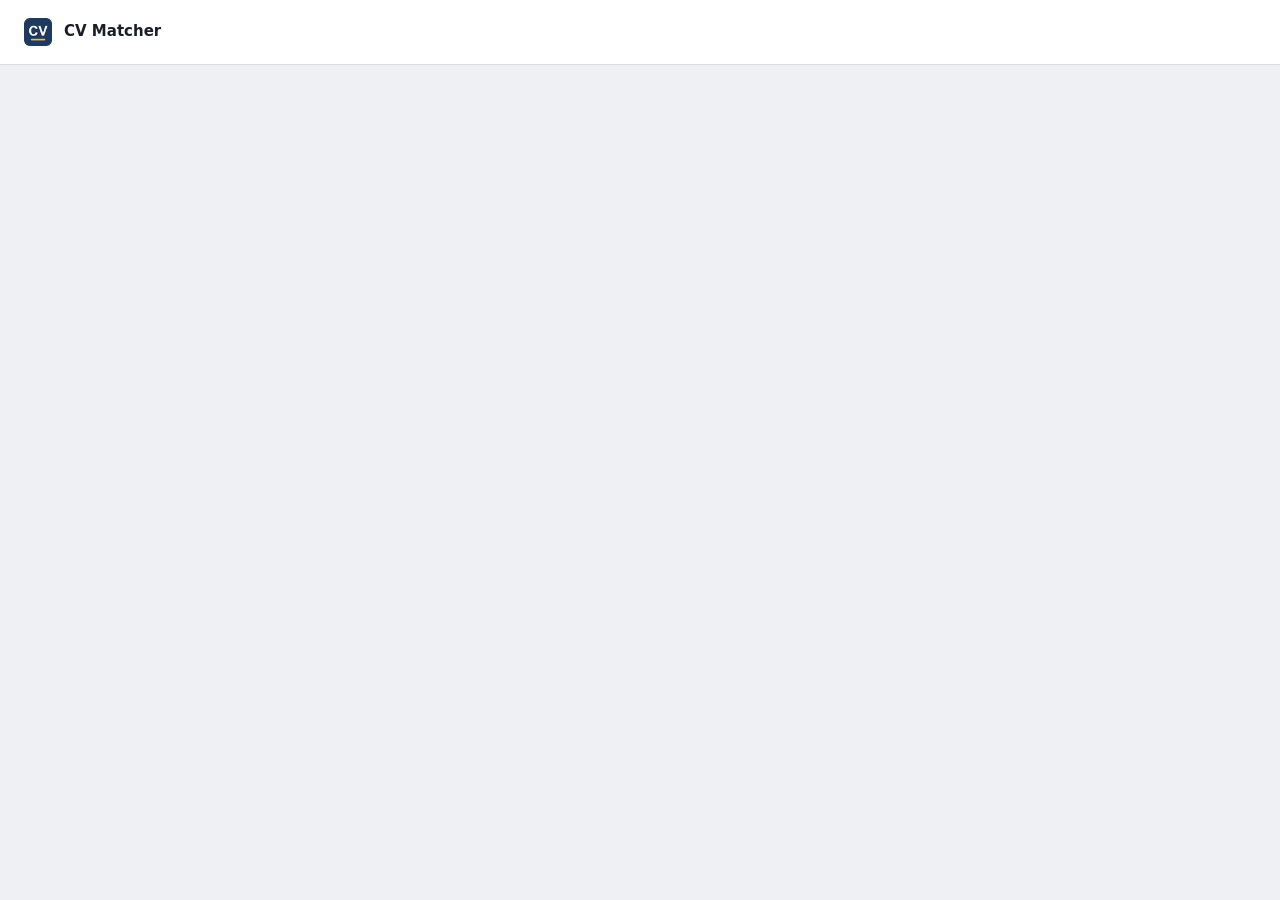
<file: src/result.html>
<!doctype html>
<html>
<meta charset="utf-8">
<title>CV Matcher</title>
<link rel="stylesheet" href="ui.css">
<script src="i18n.js"></script>
<style>
  body { margin: 0; background: var(--ground); }
  p { margin: 0; }
  #bar { position: sticky; top: 0; z-index: 1; min-height: 44px; padding: 10px 24px; background: var(--surface); border-bottom: 1px solid var(--line); display: flex; flex-wrap: wrap; align-items: center; gap: 12px; }
  #status { flex: 1; margin-left: 12px; display: flex; align-items: center; gap: 8px; }
  #statusText { font-weight: 600; }
  #statusExtra { font-variant-numeric: tabular-nums; }
  .spinner { width: 14px; height: 14px; border: 3px solid var(--line); border-top-color: var(--accent); border-radius: 50%; animation: spin 1s linear infinite; }
  @keyframes spin { to { transform: rotate(360deg); } }
  @keyframes pulse { 50% { opacity: .45; } }
  @media (prefers-reduced-motion: reduce) { .spinner, #skeleton { animation: none !important; } }

  #layout { display: flex; flex-wrap: wrap; align-items: flex-start; gap: 24px; padding: 24px; }
  #stage { flex: 999 1 560px; min-width: 0; overflow-x: auto; padding: 2px 2px 8px; }
  #stage > * { margin: 0 auto 10px; }
  #tip { width: 210mm; max-width: 100%; }

  /* The sheet has the printable width (A4 minus 15 mm per side) so line wrapping and the
     page estimate match the PDF. It is always light: it is a document. */
  .paper { width: 210mm; box-sizing: border-box; padding: 15mm; background: #fff; color: #111; color-scheme: light; box-shadow: 0 1px 3px rgba(26, 31, 39, .25); font: 11pt/1.4 Georgia, "Times New Roman", serif; }
  .paper:focus-within { outline: 2px solid var(--accent); outline-offset: 2px; }
  #skeleton { min-height: 240mm; display: flex; flex-direction: column; gap: 12px; animation: pulse 1.6s ease-in-out infinite; }
  #skeleton div { height: 12px; border-radius: 4px; background: #e3e6eb; }
  #skeleton .gap { margin-top: 20px; }
  #sheet { width: 100%; border-collapse: collapse; }
  #sheet td { padding: 0; }
  /* A line every 267 mm (usable height of an A4 page) marks the approximate page break. */
  #cv { min-height: 266mm; outline: none; background: linear-gradient(to bottom, transparent calc(267mm - 1px), #9aa3b0 0) 0 0 / 100% 267mm; }
  #cv > :hover { outline: 1px dashed #9aa3b0; outline-offset: 3px; }
  #cv h1 { font-size: 22pt; margin: 0; }
  .headline { font-size: 12pt; margin: .1rem 0; }
  .contact { font-size: 10pt; color: #333; margin: .2rem 0 .8rem; }
  #cv h2 { font-size: 11pt; text-transform: uppercase; letter-spacing: .06em; border-bottom: 1px solid #111; margin: 1rem 0 .4rem; break-after: avoid; }
  .entry { margin-bottom: .6rem; break-inside: avoid; }
  .entry-head { display: flex; justify-content: space-between; gap: 1rem; }
  .period { white-space: nowrap; font-size: 10pt; }
  .subtitle { font-style: italic; }
  #cv ul { margin: .2rem 0 0; padding-left: 1.2rem; }
  #cv p { margin: .2rem 0; }

  #notice { max-width: 560px; margin-top: 48px; box-sizing: border-box; padding: 32px; background: var(--surface); border: 1px solid var(--line); border-radius: 12px; display: flex; flex-direction: column; gap: 14px; }
  #notice h2 { margin: 0; font-size: 20px; font-weight: 650; line-height: 1.25; }
  #noticeActions { display: flex; flex-wrap: wrap; gap: 12px; }
  #noticeDetail { border-top: 1px solid var(--line); padding-top: 12px; font: 12px ui-monospace, "SF Mono", Menlo, monospace; overflow-wrap: anywhere; }

  #side { flex: 1 1 280px; min-width: 0; display: flex; flex-direction: column; gap: 16px; }
  #match { padding: 16px; background: var(--surface); border: 1px solid var(--line); border-radius: 10px; display: flex; flex-direction: column; gap: 14px; }
  #match h2 { margin: 0; font-size: 14px; font-weight: 650; }
  #matchHead { display: flex; justify-content: space-between; align-items: baseline; gap: 12px; }
  #matchCount { font-weight: 600; font-variant-numeric: tabular-nums; }
  #matchBar { height: 6px; margin-top: 6px; border-radius: 3px; background: var(--line); overflow: hidden; }
  #matchBar span { display: block; height: 100%; background: var(--ok); }
  #match h3 { margin: 0 0 6px; }
  #match ul { margin: 0; padding: 0; list-style: none; display: flex; flex-direction: column; gap: 6px; }
  #match li { display: flex; gap: 8px; }
  #match li::before { flex: none; width: 16px; text-align: center; font-weight: 700; }
  #covered li::before { content: "✓"; color: var(--ok); }
  #missing li::before { content: "−"; color: var(--warn); }
  #missingNote { margin-top: 6px; }

  #meta { padding: 16px; background: var(--surface); border: 1px solid var(--line); border-radius: 10px; display: flex; flex-direction: column; gap: 12px; }
  #meta h2 { margin: 0; font-size: 14px; font-weight: 650; }
  #metaList { margin: 0; display: grid; grid-template-columns: repeat(2, minmax(0, 1fr)); gap: 12px; }
  #metaList .wide { grid-column: 1 / -1; }
  #metaList dt, #meta label { font-size: 12px; font-weight: 600; color: var(--muted); text-transform: uppercase; letter-spacing: .05em; }
  #metaList dd { margin: 2px 0 0; overflow-wrap: anywhere; }
  #metaList a { display: block; font-size: 13px; }
  #jobText { width: 100%; height: 200px; box-sizing: border-box; margin-top: 6px; padding: 10px; border: 1px solid var(--line); border-radius: 8px; font: 12px/1.5 ui-monospace, "SF Mono", Menlo, monospace; color: var(--ink); background: var(--soft); resize: vertical; }

  /* Zero page margin removes Chrome's header/footer (date, title, URL);
     the empty thead/tfoot repeat on every page and give the vertical margin back. */
  @page { margin: 0; }
  @media print {
    body { background: #fff; padding: 0 15mm; }
    #bar, #side, #tip, #notice, #skeleton { display: none !important; }
    #layout { display: block; padding: 0; }
    #stage { overflow: visible; padding: 0; }
    .paper { width: auto; margin: 0; padding: 0; box-shadow: none; outline: none !important; }
    #cv { min-height: 0; background: none; }
    #cv > :hover { outline: none; }
    #sheet thead td, #sheet tfoot td { height: 15mm; }
  }
</style>

<div id="bar">
  <img src="icons/icon48.png" width="28" height="28" alt="">
  <span class="brand">CV Matcher</span>
  <div id="status" role="status">
    <span id="spinner" class="spinner" hidden></span>
    <span id="statusText"></span>
    <span id="statusExtra" class="muted"></span>
  </div>
  <button id="cancel" class="btn ghost" data-show="generating" data-i18n="r.cancel" hidden></button>
  <button id="regen" class="btn ghost" data-show="ready" data-i18n="r.regen" hidden></button>
  <button id="print" class="btn" data-show="ready" data-i18n="r.print" hidden></button>
</div>

<div id="layout">
  <div id="stage">
    <p id="tip" class="muted small" data-show="ready" data-i18n="r.tip" hidden></p>

    <div class="paper" data-show="generating" hidden>
      <div id="skeleton" aria-hidden="true">
        <div style="height: 28px; width: 46%"></div>
        <div style="width: 30%"></div>
        <div style="width: 58%"></div>
        <div style="width: 100%" class="gap"></div>
        <div style="width: 92%"></div>
        <div style="width: 22%; height: 14px" class="gap"></div>
        <div style="width: 40%"></div>
        <div style="width: 88%"></div>
        <div style="width: 80%"></div>
        <div style="width: 84%"></div>
        <div style="width: 36%" class="gap"></div>
        <div style="width: 82%"></div>
        <div style="width: 76%"></div>
        <div style="width: 18%; height: 14px" class="gap"></div>
        <div style="width: 70%"></div>
        <div style="width: 64%"></div>
      </div>
    </div>

    <div class="paper" data-show="ready" hidden>
      <table id="sheet" role="presentation">
        <thead><tr><td></td></tr></thead>
        <!-- plaintext-only: pasting brings in no outside HTML, so the saved innerHTML is only our structure plus text -->
        <tbody><tr><td><main id="cv" contenteditable="plaintext-only" role="textbox" aria-multiline="true" data-i18n-aria-label="r.cvLabel" spellcheck="false"></main></td></tr></tbody>
        <tfoot><tr><td></td></tr></tfoot>
      </table>
    </div>

    <div id="notice" data-show="notice" hidden>
      <h2 id="noticeTitle"></h2>
      <p id="noticeText"></p>
      <p id="noticeNote" class="muted small"></p>
      <div id="noticeActions">
        <button id="openSettings" class="btn" data-i18n="r.openSettings"></button>
        <button id="retry" class="btn ghost" data-i18n="r.retry"></button>
      </div>
      <div id="noticeDetail" class="muted"></div>
    </div>
  </div>

  <div id="side">
  <section id="match" aria-labelledby="matchTitle" hidden>
    <div>
      <div id="matchHead">
        <h2 id="matchTitle" data-i18n="r.matchTitle"></h2>
        <span id="matchCount"></span>
      </div>
      <div id="matchBar" aria-hidden="true"><span></span></div>
    </div>
    <div id="coveredBlock">
      <h3 id="coveredTitle" class="eyebrow"></h3>
      <ul id="covered"></ul>
    </div>
    <div id="missingBlock">
      <h3 id="missingTitle" class="eyebrow"></h3>
      <ul id="missing"></ul>
      <p id="missingNote" class="muted small" data-i18n="r.missingNote"></p>
    </div>
  </section>

  <aside id="meta" aria-labelledby="metaTitle" hidden>
    <h2 id="metaTitle" data-i18n="r.metaTitle"></h2>
    <dl id="metaList"></dl>
    <div>
      <label for="jobText" data-i18n="r.jobText"></label>
      <textarea id="jobText" readonly></textarea>
    </div>
  </aside>
  </div>
</div>
<script type="module" src="result.js"></script>
</html>
</file>
<file: ui.css>
/* Tokens and controls shared by the popup and the result tab. */
:root {
  color-scheme: light dark;
  --navy: #1f3a5f;
  --accent: light-dark(#1f3a5f, #9dbdea);
  --on-accent: light-dark(#fff, #10202f);
  --ink: light-dark(#1a1f27, #e8eaee);
  --muted: light-dark(#5b6472, #a3acb9);
  --line: light-dark(#d9dde3, #3a414c);
  --field-line: light-dark(#c3c9d2, #4b5360);
  --surface: light-dark(#fff, #1e2228);
  --ground: light-dark(#eef0f3, #15181d);
  --soft: light-dark(#f3f5f8, #272c34);
  --error: light-dark(#b3261e, #ffb4ab);
  --error-bg: light-dark(#fdecea, #4a1f1c);
  --ok: light-dark(#1e6b3a, #8fd4a6);
}
:root[data-theme="light"] { color-scheme: light; }
:root[data-theme="dark"] { color-scheme: dark; }

[hidden] { display: none !important; }
body { font: 14px/1.45 system-ui, -apple-system, "Segoe UI", sans-serif; color: var(--ink); }
a { color: var(--accent); }
:focus-visible { outline: 2px solid var(--accent); outline-offset: 2px; }

.muted { color: var(--muted); }
.small { font-size: 13px; }
.error { color: var(--error); }
.ok { color: var(--ok); }
.grow { flex: 1; }
.eyebrow { font-size: 12px; font-weight: 600; color: var(--muted); text-transform: uppercase; letter-spacing: .05em; }
.brand { font-weight: 650; font-size: 15px; }

.btn {
  min-height: 44px; padding: 0 18px; border: 1px solid var(--accent); border-radius: 8px;
  background: var(--accent); color: var(--on-accent); font: inherit; font-weight: 600; cursor: pointer;
}
.btn.ghost { background: var(--surface); color: var(--accent); }
.btn:disabled { background: var(--line); border-color: var(--line); color: var(--muted); cursor: default; }
.link { border: 0; padding: 0; background: none; font: inherit; font-weight: 600; color: var(--accent); text-decoration: underline; cursor: pointer; }
.icon-btn {
  width: 44px; height: 44px; border: 0; border-radius: 8px; background: none; color: var(--muted); cursor: pointer;
  display: inline-flex; align-items: center; justify-content: center;
}
</file>
<file: src/ui.css>
/* Tokens and controls shared by the popup and the result tab. */
:root {
  color-scheme: light dark;
  --navy: #1f3a5f;
  --accent: light-dark(#1f3a5f, #9dbdea);
  --on-accent: light-dark(#fff, #10202f);
  --ink: light-dark(#1a1f27, #e8eaee);
  --muted: light-dark(#5b6472, #a3acb9);
  --line: light-dark(#d9dde3, #3a414c);
  --field-line: light-dark(#c3c9d2, #4b5360);
  --surface: light-dark(#fff, #1e2228);
  --ground: light-dark(#eef0f3, #15181d);
  --soft: light-dark(#f3f5f8, #272c34);
  --error: light-dark(#b3261e, #ffb4ab);
  --error-bg: light-dark(#fdecea, #4a1f1c);
  --ok: light-dark(#1e6b3a, #8fd4a6);
  --ok-bg: light-dark(#e8f3ec, #1b3524);
  --warn: light-dark(#7a4b00, #ffd27a);
  --warn-bg: light-dark(#fff6e0, #3a2e10);
}
:root[data-theme="light"] { color-scheme: light; }
:root[data-theme="dark"] { color-scheme: dark; }

[hidden] { display: none !important; }
body { font: 14px/1.45 system-ui, -apple-system, "Segoe UI", sans-serif; color: var(--ink); }
a { color: var(--accent); }
:focus-visible { outline: 2px solid var(--accent); outline-offset: 2px; }

.muted { color: var(--muted); }
.small { font-size: 13px; }
.error { color: var(--error); }
.ok { color: var(--ok); }
.grow { flex: 1; }
.eyebrow { font-size: 12px; font-weight: 600; color: var(--muted); text-transform: uppercase; letter-spacing: .05em; }
.brand { font-weight: 650; font-size: 15px; }

.btn {
  min-height: 44px; padding: 0 18px; border: 1px solid var(--accent); border-radius: 8px;
  background: var(--accent); color: var(--on-accent); font: inherit; font-weight: 600; cursor: pointer;
}
.btn.ghost { background: var(--surface); color: var(--accent); }
.btn:disabled { background: var(--line); border-color: var(--line); color: var(--muted); cursor: default; }
.link { border: 0; padding: 0; background: none; font: inherit; font-weight: 600; color: var(--accent); text-decoration: underline; cursor: pointer; }
.icon-btn {
  width: 44px; height: 44px; border: 0; border-radius: 8px; background: none; color: var(--muted); cursor: pointer;
  display: inline-flex; align-items: center; justify-content: center;
}
</file>
